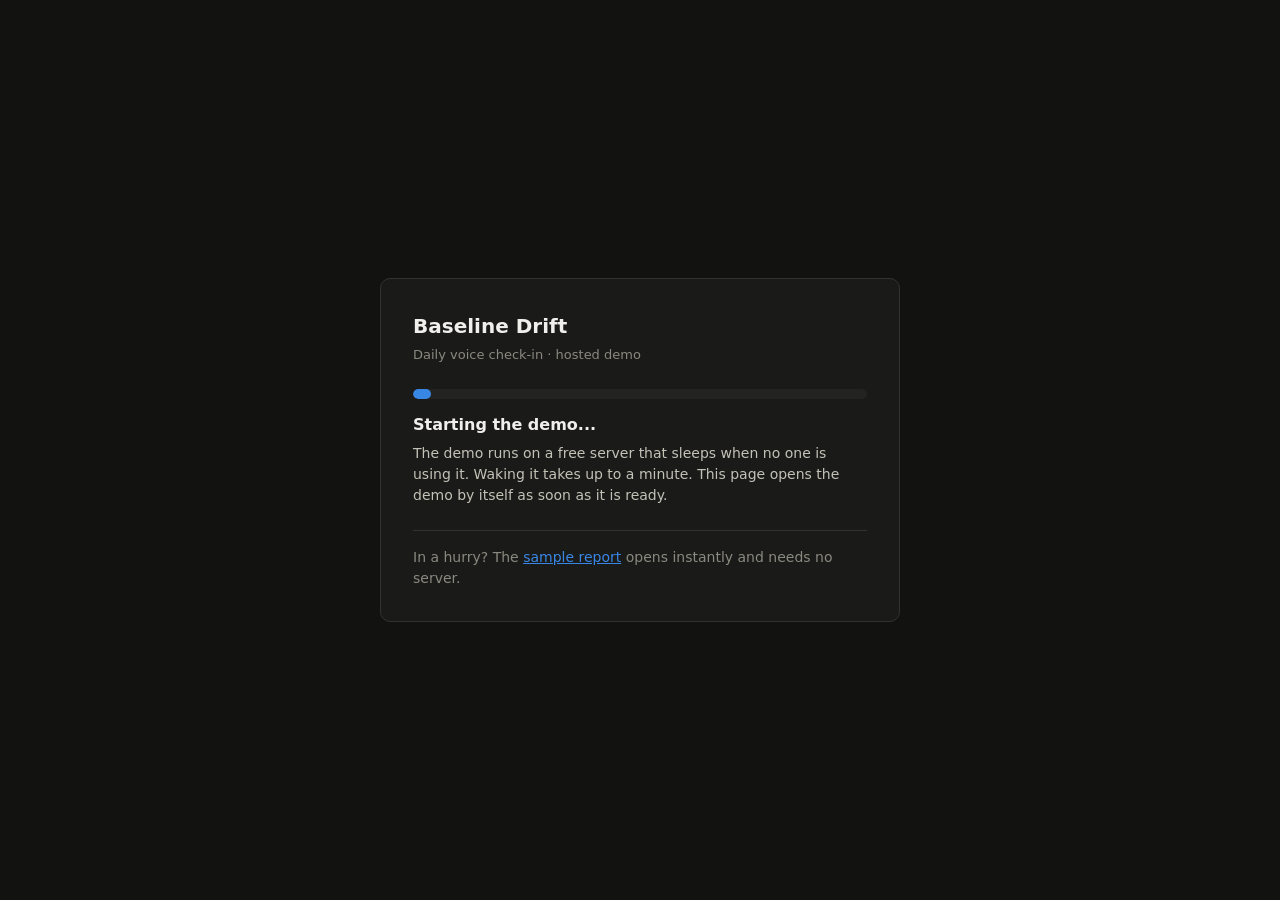
<file: docs/demo/index.html>
<!doctype html>
<html lang="en">
<head>
<meta charset="utf-8">
<meta name="viewport" content="width=device-width, initial-scale=1">
<link rel="icon" href="data:image/svg+xml,%3Csvg%20xmlns='http://www.w3.org/2000/svg'%20viewBox='0%200%2032%2032'%3E%3Crect%20width='32'%20height='32'%20rx='6'%20fill='%23121211'/%3E%3Cpath%20d='M6%2020L11%2020L13%2010L16%2024L19%2014L22%2020L26%2020'%20fill='none'%20stroke='%233987e5'%20stroke-width='2.5'%20stroke-linecap='round'%20stroke-linejoin='round'/%3E%3C/svg%3E">
<title>Baseline Drift: starting the demo</title>
<style>
  :root { --bg: #121211; --panel: #1a1a19; --line: #32322f; --ink: #f0efec; --ink-2: #c3c2b7; --ink-3: #8a897f; --blue: #3987e5; --orange: #d95926; }
  * { box-sizing: border-box; }
  body { margin: 0; min-height: 100vh; display: grid; place-items: center; background: var(--bg); color: var(--ink);
         font: 16px/1.5 system-ui, -apple-system, "Segoe UI", sans-serif; padding: 24px; }
  main { width: 100%; max-width: 520px; background: var(--panel); border: 1px solid var(--line); border-radius: 10px; padding: 32px; }
  h1 { margin: 0 0 4px; font-size: 20px; }
  .sub { margin: 0 0 24px; color: var(--ink-3); font-size: 13px; }
  .track { height: 10px; background: #232322; border-radius: 5px; overflow: hidden; }
  .fill { height: 100%; width: 0; background: var(--blue); border-radius: 5px; transition: width 400ms linear; }
  #status { margin: 14px 0 0; font-weight: 600; }
  #detail { margin: 6px 0 0; color: var(--ink-2); font-size: 14px; }
  .other { margin: 24px 0 0; padding-top: 16px; border-top: 1px solid var(--line); color: var(--ink-3); font-size: 14px; }
  a { color: var(--blue); }
  .late #status { color: var(--orange); }
</style>
</head>
<body>
<main id="box">
  <h1>Baseline Drift</h1>
  <p class="sub">Daily voice check-in · hosted demo</p>
  <div class="track" role="progressbar" aria-label="Starting the demo" aria-valuemin="0" aria-valuemax="100" aria-valuenow="0" id="bar"><div class="fill" id="fill"></div></div>
  <p id="status" role="status" aria-live="polite">Starting the demo...</p>
  <p id="detail">The demo runs on a free server that sleeps when no one is using it. Waking it takes up to a minute. This page opens the demo by itself as soon as it is ready.</p>
  <p class="other">In a hurry? The <a href="../example/">sample report</a> opens instantly and needs no server.</p>
</main>
<script>
"use strict";
// Free hosting sleeps when idle. This page lives on GitHub Pages, which is
// always up, so a visitor sees progress here instead of a blank wait, and is
// sent to the demo the moment its health check answers.
const DEMO = "https://baseline-drift.onrender.com";
const EXPECTED_MS = 60000;
const started = Date.now();
const fill = document.getElementById("fill");
const bar = document.getElementById("bar");
const status = document.getElementById("status");
let done = false;

function show(pct) {
  fill.style.width = `${pct}%`;
  bar.setAttribute("aria-valuenow", String(Math.round(pct)));
}

// The bar is an estimate: it eases toward 95% over the expected wait and only
// reaches 100% when the server has actually answered.
function tick() {
  if (done) return;
  const elapsed = Date.now() - started;
  show(95 * (1 - Math.exp(-2.5 * elapsed / EXPECTED_MS)));
  const seconds = Math.round(elapsed / 1000);
  if (elapsed > 90000) {
    document.getElementById("box").classList.add("late");
    status.textContent = "Still starting. This is taking longer than usual.";
  } else if (seconds >= 3) {
    status.textContent = `Waking the server... ${seconds}s`;
  }
  setTimeout(tick, 500);
}

async function check() {
  if (done) return;
  try {
    const response = await fetch(`${DEMO}/api/health?t=${Date.now()}`, { cache: "no-store" });
    const body = await response.json();
    if (response.ok && body.ok) {
      done = true;
      show(100);
      status.textContent = "Ready. Opening the demo...";
      setTimeout(() => { window.location.replace(DEMO + "/"); }, 400);
      return;
    }
  } catch (error) {
    // Not awake yet, or still returning the host's own waiting page.
  }
  setTimeout(check, 2500);
}

tick();
check();
</script>
<noscript><p style="color:#f0efec;text-align:center">Open the demo directly: <a href="https://baseline-drift.onrender.com">baseline-drift.onrender.com</a> (it can take a minute to load).</p></noscript>
</body>
</html>
</file>
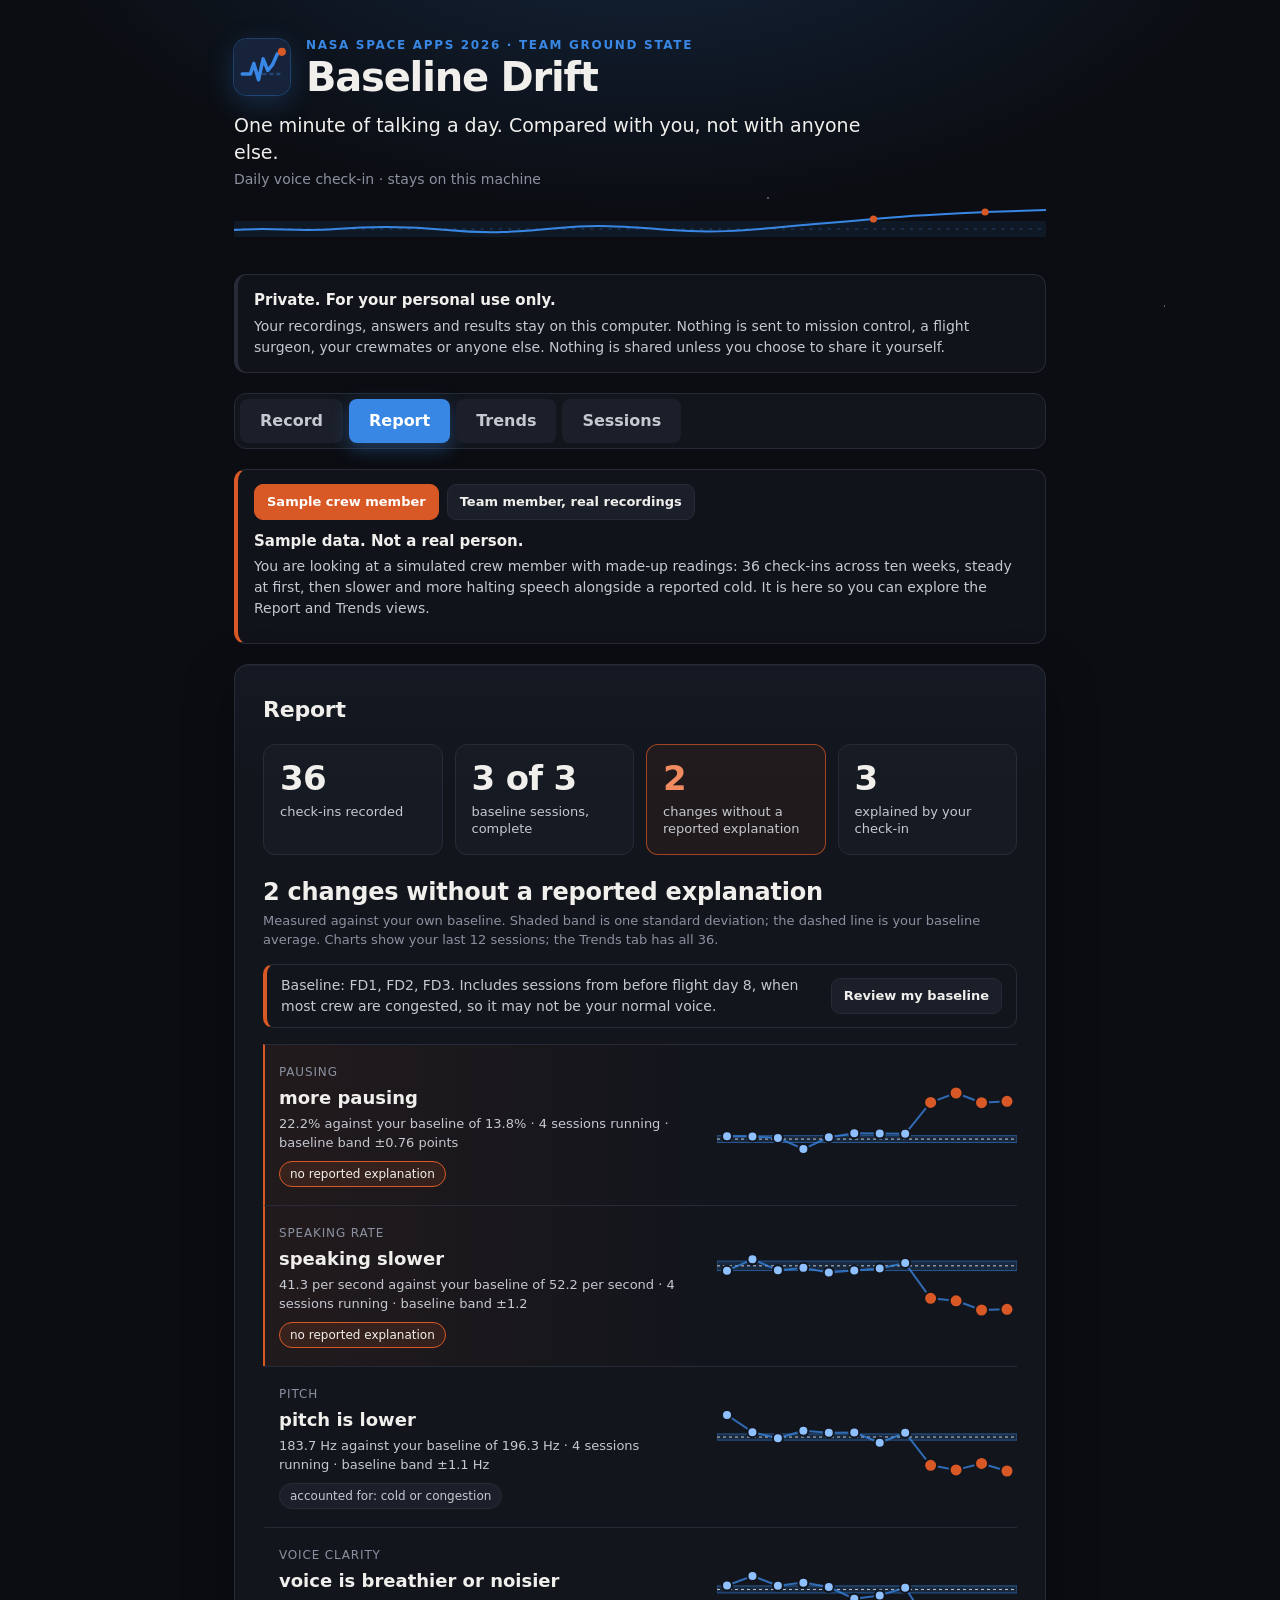
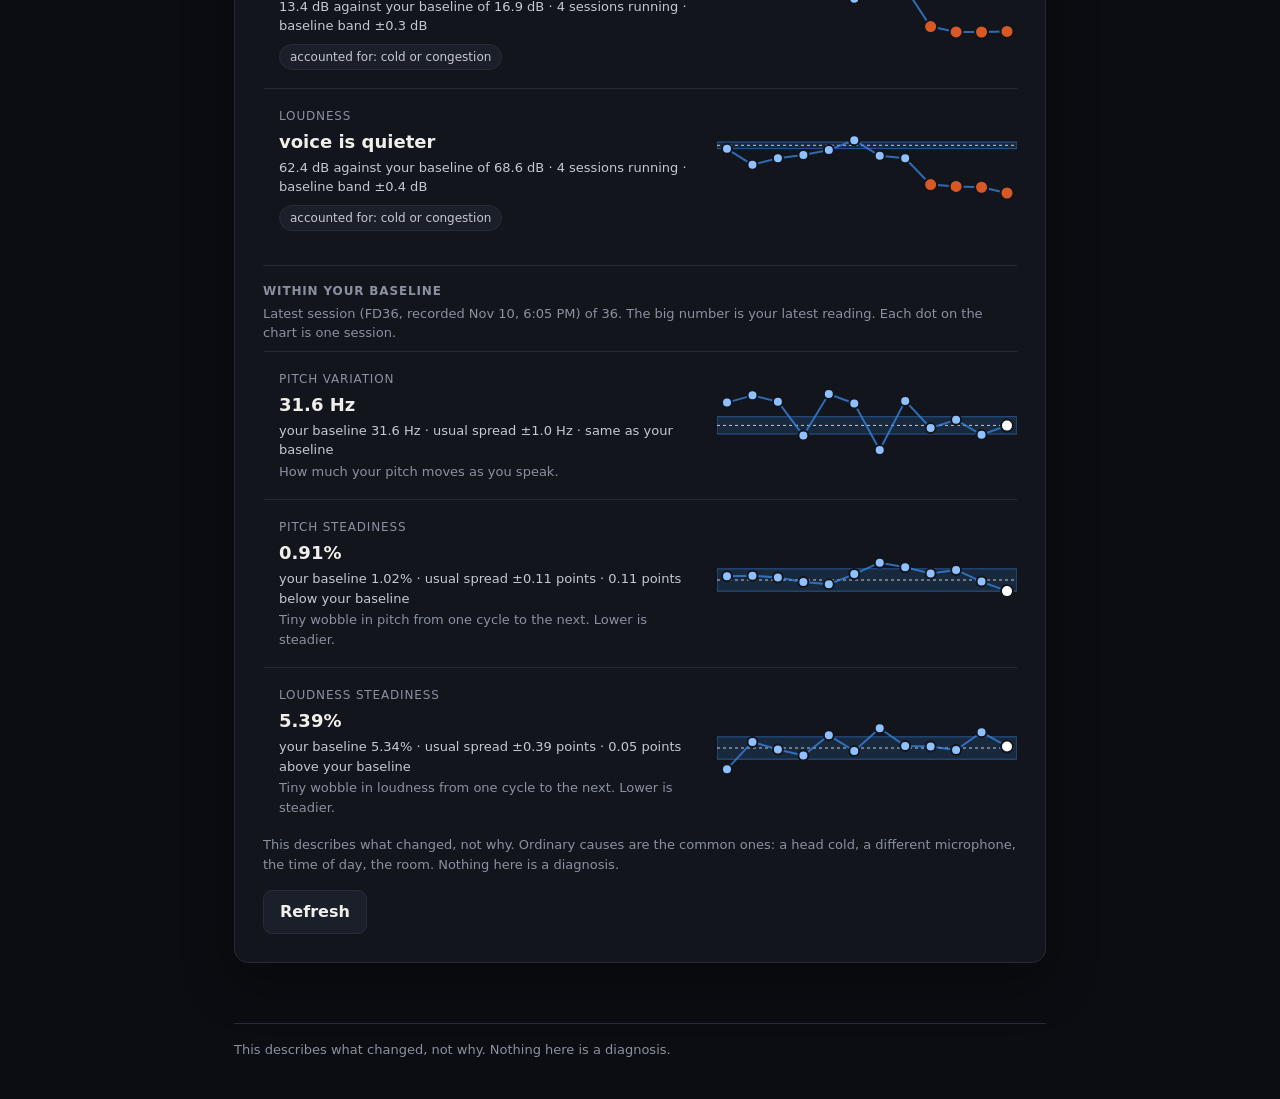
<file: docs/example/index.html>
<!doctype html>
<html lang="en">
<head>
<meta charset="utf-8">
<meta name="viewport" content="width=device-width, initial-scale=1">
<link rel="icon" href="data:image/svg+xml,%3Csvg%20xmlns='http://www.w3.org/2000/svg'%20viewBox='0%200%2032%2032'%3E%3Crect%20width='32'%20height='32'%20rx='6'%20fill='%23121211'/%3E%3Cpath%20d='M6%2020L11%2020L13%2010L16%2024L19%2014L22%2020L26%2020'%20fill='none'%20stroke='%233987e5'%20stroke-width='2.5'%20stroke-linecap='round'%20stroke-linejoin='round'/%3E%3C/svg%3E">
<title>Baseline Drift</title>
<link rel="stylesheet" href="styles.css?v=b0468d1707">
</head>
<body>
<main class="wrap">
  <header class="masthead">
    <div class="brand">
      <svg class="mark" viewBox="0 0 48 48" aria-hidden="true">
        <rect width="48" height="48" rx="11" fill="#16233a"/>
        <path d="M7 30H41" stroke="#3987e5" stroke-opacity="0.35" stroke-width="2" stroke-dasharray="2 4" stroke-linecap="round"/>
        <path d="M7 30H14L17 21L21 35L25 17L29 27L33 22L37 13L41 11" fill="none" stroke="#3987e5" stroke-width="3" stroke-linecap="round" stroke-linejoin="round"/>
        <circle cx="41" cy="11" r="3.5" fill="#d95926"/>
      </svg>
      <div>
        <p class="eyebrow">NASA Space Apps 2026 · Team Ground State</p>
        <h1>Baseline Drift</h1>
      </div>
    </div>
    <p class="tagline">One minute of talking a day. Compared with you, not with anyone else.</p>
    <p id="masthead-sub" class="sub">Daily voice check-in · stays on this machine</p>
    <svg class="horizon" viewBox="0 0 800 46" preserveAspectRatio="none" aria-hidden="true">
      <rect x="0" y="15" width="800" height="16" fill="#3987e5" opacity="0.09"/>
      <path d="M0 23H800" stroke="#3987e5" stroke-opacity="0.4" stroke-dasharray="3 6"/>
      <path class="trace" d="M0 24C40 21 60 26 100 23S170 20 210 24S280 26 320 22S390 21 430 24S500 25 540 21S590 17 630 13S700 8 740 6L800 4" fill="none" stroke="#3987e5" stroke-width="2" stroke-linecap="round"/>
      <circle cx="630" cy="13" r="3.5" fill="#d95926"/><circle cx="740" cy="6" r="3.5" fill="#d95926"/>
    </svg>
  </header>
  <aside id="privacy" class="privacy" aria-label="Privacy">
    <p id="privacy-title" class="privacy-title">Private. For your personal use only.</p>
    <p id="privacy-body">Your recordings, answers and results stay on this computer. Nothing is sent to mission control, a flight surgeon, your crewmates or anyone else. Nothing is shared unless you choose to share it yourself.</p>
  </aside>
  <nav class="tabs" aria-label="Sections">
    <button id="nav-record" type="button" class="secondary" aria-current="page">Record</button>
    <button id="nav-report" type="button" class="secondary">Report</button>
    <button id="nav-trends" type="button" class="secondary">Trends</button>
    <button id="nav-sessions" type="button" class="secondary">Sessions</button>
    <button id="sample-on" type="button" class="secondary sample-link">See a sample report</button>
  </nav>
  <aside id="sample-banner" class="privacy sample" aria-label="Sample data" hidden>
    <div id="dataset-switch" class="actions" role="group" aria-label="Whose data to show" hidden>
      <button type="button" class="secondary small dataset" data-dataset="sample" aria-pressed="true">Sample crew member</button>
      <button type="button" class="secondary small dataset" data-dataset="real" aria-pressed="false">Team member, real recordings</button>
    </div>
    <p id="sample-title" class="privacy-title">Sample data. Not a real person.</p>
    <p id="sample-body">You are looking at a simulated crew member with made-up readings: 36 check-ins across ten weeks, steady at first, then slower and more halting speech alongside a reported cold. It is here so you can explore the Report and Trends views.</p>
    <div class="actions"><button id="sample-off" type="button" class="secondary">Back to my own data</button></div>
  </aside>
  <section id="record" class="panel" aria-labelledby="record-title">
    <h2 id="record-title">Record</h2>
    <aside class="privacy" aria-label="About this preview">
      <p class="privacy-title">Try the check-in here. Your voice is not measured or kept.</p>
      <p>You can record the three takes, play them back and fill in the check-in. The audio never leaves this browser tab and is discarded. Measuring a voice needs Baseline Drift running on your own computer, which is also what keeps recordings private, so the report you see afterwards is the sample. To have your own voice measured without installing anything, open the <a href="https://acmross.github.io/baseline-drift/demo/">hosted demo</a>. To run it privately on your own computer, follow the steps at <a href="https://github.com/acmross/baseline-drift#try-it">https://github.com/acmross/baseline-drift</a>.</p>
    </aside>
    <div class="field">
      <label for="subject">Crew member</label>
      <input id="subject" name="subject" value="AMANDA" autocomplete="off" spellcheck="false">
    </div>
    <div class="field">
      <label for="session-label">Flight day</label>
      <input id="session-label" name="session" type="number" min="1" max="9999" step="1" value="1" inputmode="numeric" autocomplete="off">
    </div>
    <p class="sub">Record at about the same time each day. A voice changes through the day, so the fairest comparison is with the same hour.</p>
    <ol id="take-steps" class="steps">
      <li class="step" data-take="vowel">
        <span class="step-n">1</span>
        <div class="step-body">
          <p class="step-title">Sustained "ah" <span class="step-len">about 5 seconds</span></p>
          <p id="vowel-instruction" class="instruction">Take a normal breath and hold 'ah' at a comfortable, steady pitch and volume until you run out of comfortable breath.</p>
        </div>
        <div class="step-side">
          <span class="step-state">Not recorded</span>
          <button type="button" class="secondary take-button" data-take="vowel">Record</button>
        </div>
      </li>
      <li class="step" data-take="passage">
        <span class="step-n">2</span>
        <div class="step-body">
          <p class="step-title">Fixed passage <span class="step-len">up to 30 seconds</span></p>
          <p class="instruction">Read this aloud at your own pace. There is no need to rush. The text appears when this take begins.</p>
          <div id="passage-text" class="passage" hidden>Commander's log, day forty. Sixteen sunrises today and I just caught three of them. The coffee floats and the plants are leaning toward the window again. We flushed the pump, checked the hatch seals, and measured the garden. The ship is in one piece and the stars are where we left them this evening. Signing off until tomorrow.</div>
        </div>
        <div class="step-side">
          <span class="step-state">Not recorded</span>
          <button type="button" class="secondary take-button" data-take="passage">Record</button>
        </div>
      </li>
      <li class="step" data-take="free">
        <span class="step-n">3</span>
        <div class="step-body">
          <p class="step-title">Free speech <span class="step-len">30 seconds</span></p>
          <p id="free-prompt" class="instruction">Talk through these in your own words. There are no wrong answers.</p>
          <ul class="prompts">
            <li>How did you sleep?</li>
            <li>Any cold, congestion, sore throat or coughing?</li>
            <li>Any unusual pain or discomfort?</li>
            <li>Anything else about how you are doing today?</li>
          </ul>
        </div>
        <div class="step-side">
          <span class="step-state">Not recorded</span>
          <button type="button" class="secondary take-button" data-take="free">Record</button>
        </div>
      </li>
    </ol>
    <p id="record-error" class="error" role="alert" hidden></p>
    <div id="take-live">
    <p id="take-status" role="status" aria-live="polite">Record each take with its own button, in any order. Save the session when you are done.</p>
    <canvas id="scope" class="scope" width="640" height="72" aria-hidden="true"></canvas>
    <div id="level-meter" class="meter" role="meter" aria-label="Microphone level"
         aria-valuemin="0" aria-valuemax="100" aria-valuenow="0"><span></span></div>
    <div id="take-countdown" aria-live="assertive" hidden></div>
    </div>
    <div class="actions">
      <button id="save-session" type="button" disabled>Save session</button>
      <button id="to-checkin" type="button" class="secondary" disabled>Continue to check-in</button>
    </div>
    <div class="actions">
      <button id="retry-upload" type="button" class="secondary" hidden>Retry upload</button>
      <button id="replace-session" type="button" class="secondary" hidden>Replace saved session</button>
    </div>
  </section>
  <section id="checkin" class="panel" hidden aria-labelledby="checkin-title">
    <h2 id="checkin-title">Check-in</h2>
    <p class="sub">Tick anything that applies today, or leave it all blank. Answers are context, not a diagnosis.</p>
    <form id="checkin-form">
      <fieldset class="checks">
        <legend>Today I have</legend>
        <label class="check"><input type="checkbox" data-field="cold_or_congestion" value="a cold"> A cold</label>
        <label class="check"><input type="checkbox" data-field="cold_or_congestion" value="congestion"> Congestion</label>
        <label class="check"><input type="checkbox" data-field="cold_or_congestion" value="a sore throat"> A sore throat</label>
        <label class="check"><input type="checkbox" data-field="cough" value="coughing"> Coughing</label>
        <label class="check"><input type="checkbox" data-field="feeling_tired" value="tired"> Tired or sleepy right now</label>
        <label class="check"><input type="checkbox" id="pain-check" data-field="unusual_pain" value="unusual pain"> Unusual pain or discomfort</label>
      </fieldset>
      <div class="field" id="pain-where-field" hidden>
        <label for="pain-where">Where is the pain?</label>
        <input id="pain-where" autocomplete="off">
      </div>
      <fieldset class="checks">
        <legend>Recording setup</legend>
        <label class="check"><input type="checkbox" data-field="setup_changed" value="different"> Different microphone or room than usual</label>
      </fieldset>
      <fieldset class="checks">
        <legend>Position while recording</legend>
        <label class="check"><input type="radio" name="posture" data-field="posture" value="sitting"> Sitting</label>
        <label class="check"><input type="radio" name="posture" data-field="posture" value="standing"> Standing</label>
        <label class="check"><input type="radio" name="posture" data-field="posture" value="reclined"> Reclined</label>
        <label class="check"><input type="radio" name="posture" data-field="posture" value="floating"> Floating</label>
      </fieldset>
      <div class="field">
        <label for="sleep-hours">Hours of sleep last night</label>
        <input id="sleep-hours" data-field="sleep_hours" type="number" min="0" max="24" step="0.5" inputmode="decimal" autocomplete="off">
      </div>
      <div class="field">
        <label for="anything-else">Anything else worth recording</label>
        <input id="anything-else" data-field="anything_else" autocomplete="off">
      </div>
      <div class="actions">
        <button id="checkin-save" type="submit">Save check-in</button>
        <button id="to-report" type="button" class="secondary" disabled>Open report</button>
      </div>
    </form>
  </section>
  <section id="report" class="panel" hidden aria-labelledby="report-title">
    <h2 id="report-title">Report</h2>
    <div id="report-stats" class="stats" hidden></div>
    <div id="report-headline" class="headline"></div>
    <p id="baseline-note" class="sub"></p>
    <div id="baseline-strip" class="baseline-strip" hidden></div>
    <div id="report-list" class="report-list"></div>
    <div class="actions">
      <button id="report-refresh" type="button" class="secondary">Refresh</button>
    </div>
  </section>
  <section id="sessions" class="panel" hidden aria-labelledby="sessions-title">
    <h2 id="sessions-title">Sessions and baseline</h2>
    <p class="sub">Every check-in you have saved, and the sessions your baseline is built from.</p>
    <div id="baseline-card" class="baseline-card" hidden></div>
    <div id="sessions-list"></div>
  </section>
  <section id="trends" class="panel" hidden aria-labelledby="trends-title">
    <h2 id="trends-title">Trends</h2>
    <p class="sub">Each measure over time, against your own baseline. Shaded band is one standard deviation around your baseline average.</p>
    <div class="actions" role="group" aria-label="Group readings by">
      <button type="button" class="secondary trend-group" data-group="session" aria-pressed="true">Every session</button>
      <button type="button" class="secondary trend-group" data-group="week" aria-pressed="false">Weekly average</button>
      <button type="button" class="secondary trend-group" data-group="month" aria-pressed="false">Monthly average</button>
    </div>
    <p id="trends-note" class="sub"></p>
    <div id="trends-list" class="report-list"></div>
  </section>
  <div id="status" role="status" aria-live="polite"></div>
  <dialog id="confirm-delete" aria-labelledby="confirm-delete-title">
    <form method="dialog">
      <h2 id="confirm-delete-title">Delete this session?</h2>
      <p id="confirm-delete-text"></p>
      <div class="actions">
        <button value="cancel" class="secondary" autofocus>Cancel</button>
        <button value="delete" class="danger">Delete session</button>
      </div>
    </form>
  </dialog>
  <footer class="footer">
    <p class="sub">This describes what changed, not why. Nothing here is a diagnosis.</p>
  </footer>
</main>
<script>window.BASELINE_DRIFT_STATIC = true;</script>
<script src="app.js?v=d96ba25b56"></script>
</body>
</html>
</file>
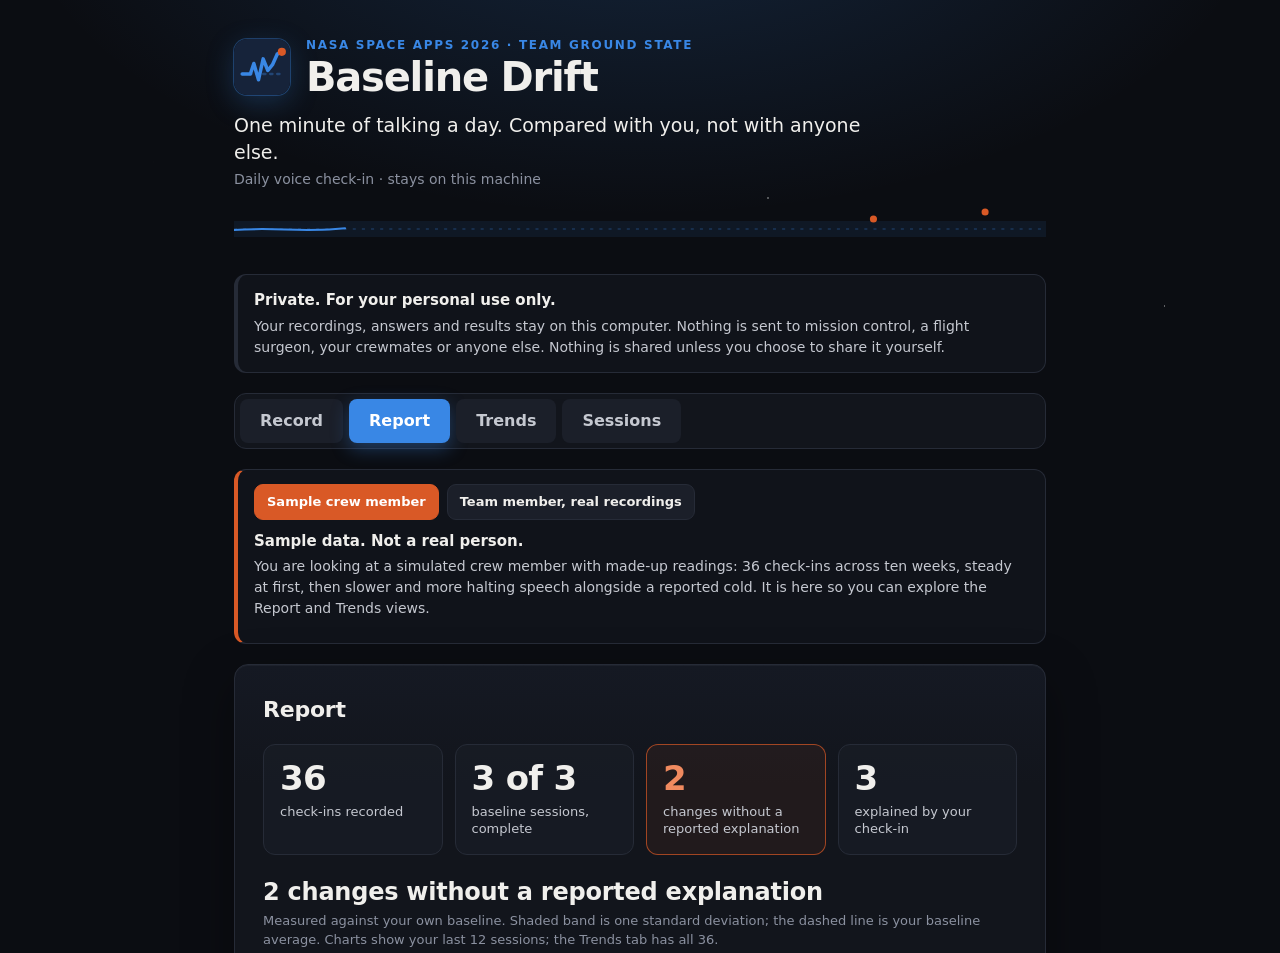
<file: docs/try/index.html>
<!doctype html>
<html lang="en">
<head>
<meta charset="utf-8">
<title>Baseline Drift example report</title>
<meta http-equiv="refresh" content="0; url=../example/">
<link rel="canonical" href="https://acmross.github.io/baseline-drift/example/">
</head>
<body>
<p>The example report has moved to <a href="../example/">acmross.github.io/baseline-drift/example</a>.</p>
</body>
</html>
</file>
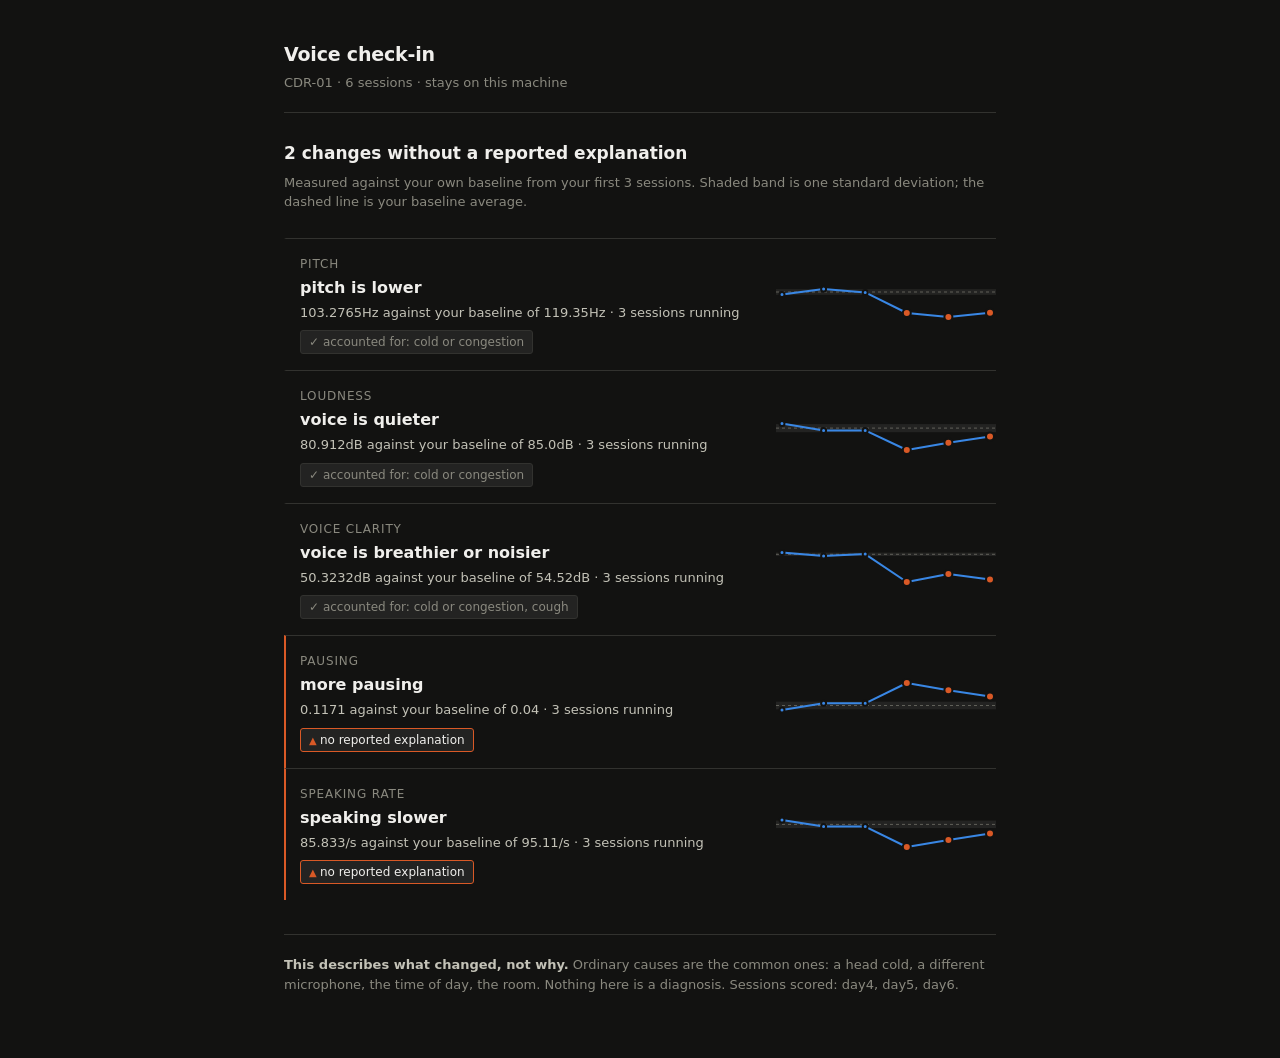
<file: pipeline/examples/report_demo.html>
<!DOCTYPE html>
<html lang="en"><head><meta charset="utf-8">
<meta name="viewport" content="width=device-width,initial-scale=1">
<title>Voice check-in &middot; CDR-01</title>
<style>
  :root {
    --surface-0:#121211; --surface-1:#1a1a19; --surface-2:#232322;
    --text-primary:#f0efec; --text-secondary:#c3c2b7; --text-muted:#8a897f;
    --series-1:#3987e5; --accent:#d95926; --line:#32322f;
  }
  * { box-sizing:border-box; }
  body { margin:0; background:var(--surface-0); color:var(--text-primary);
    font:15px/1.5 ui-sans-serif,system-ui,-apple-system,"Segoe UI",sans-serif; }
  .wrap { max-width:760px; margin:0 auto; padding:40px 24px 64px; }
  header { border-bottom:1px solid var(--line); padding-bottom:20px; margin-bottom:28px; }
  h1 { font-size:19px; margin:0 0 4px; font-weight:600; letter-spacing:-0.01em; }
  .sub { color:var(--text-muted); font-size:13px; }
  .headline { font-size:17px; margin:22px 0 6px; font-weight:600; }
  .headline.clear { color:var(--text-secondary); font-weight:500; }
  .baseline-note { color:var(--text-muted); font-size:13px; margin-bottom:26px; }
  .row { display:flex; gap:20px; align-items:center; justify-content:space-between;
    padding:16px 0 16px 14px; border-top:1px solid var(--line);
    border-left:2px solid transparent; }
  .row.open-row { border-left-color:var(--accent); }
  .label { font-size:12px; text-transform:uppercase; letter-spacing:.07em;
    color:var(--text-muted); margin-bottom:3px; }
  .phrase { font-size:16px; font-weight:600; margin-bottom:3px; }
  .detail { color:var(--text-secondary); font-size:13px; }
  .tag { display:inline-block; margin-top:8px; font-size:12px; padding:2px 8px;
    border-radius:3px; border:1px solid var(--line); background:var(--surface-2); }
  .tag.explained { color:var(--text-muted); }
  .tag.open { color:var(--text-primary); border-color:var(--accent); }
  .tag.open::before { content:"\25B2  "; color:var(--accent); font-size:10px; }
  .tag.explained::before { content:"\2713  "; color:var(--text-muted); }
  .spark { flex:0 0 auto; }
  .band { fill:var(--surface-2); }
  .meanline { stroke:var(--text-muted); stroke-width:1; stroke-dasharray:3 3; opacity:.6; }
  .series { fill:none; stroke:var(--series-1); stroke-width:2;
    stroke-linejoin:round; stroke-linecap:round; }
  .dot { fill:var(--series-1); stroke:var(--surface-0); stroke-width:2; }
  .dot.flag { fill:var(--accent); }
  .none { color:var(--text-secondary); padding:28px 0; border-top:1px solid var(--line); }
  footer { margin-top:34px; padding-top:20px; border-top:1px solid var(--line);
    color:var(--text-muted); font-size:13px; }
  footer strong { color:var(--text-secondary); font-weight:600; }
</style></head><body><div class="wrap">
  <header>
    <h1>Voice check-in</h1>
    <div class="sub">CDR-01 &middot; 6 sessions &middot; stays on this machine</div>
  </header>
  <div class="headline">2 changes without a reported explanation</div>
  <div class="baseline-note">Measured against your own baseline from your first
    3 sessions. Shaded band is one standard deviation; the dashed line
    is your baseline average.</div>
  
      <div class="row">
        <div class="meta">
          <div class="label">Pitch</div>
          <div class="phrase">pitch is lower</div>
          <div class="detail">103.2765Hz against your baseline of
            119.35Hz &middot; 3 sessions running</div>
          <span class="tag explained">accounted for: cold or congestion</span>
        </div>
        <div class="spark"><svg viewBox="0 0 220 44" width="220" height="44" role="img"
  aria-label="trend across sessions, baseline band shaded">
  <rect x="0" y="10.2" width="220" height="5.6" class="band"/>
  <line x1="0" y1="13.0" x2="220" y2="13.0" class="meanline"/>
  <polyline points="6.0,15.5 47.6,10.0 89.2,13.4 130.8,34.0 172.4,38.0 214.0,33.8" class="series"/><circle cx="6.0" cy="15.5" r="2.5" class="dot"/><circle cx="47.6" cy="10.0" r="2.5" class="dot"/><circle cx="89.2" cy="13.4" r="2.5" class="dot"/><circle cx="130.8" cy="34.0" r="4" class="dot flag"/><circle cx="172.4" cy="38.0" r="4" class="dot flag"/><circle cx="214.0" cy="33.8" r="4" class="dot flag"/>
</svg></div>
      </div>
      <div class="row">
        <div class="meta">
          <div class="label">Loudness</div>
          <div class="phrase">voice is quieter</div>
          <div class="detail">80.912dB against your baseline of
            85.0dB &middot; 3 sessions running</div>
          <span class="tag explained">accounted for: cold or congestion</span>
        </div>
        <div class="spark"><svg viewBox="0 0 220 44" width="220" height="44" role="img"
  aria-label="trend across sessions, baseline band shaded">
  <rect x="0" y="12.1" width="220" height="8.1" class="band"/>
  <line x1="0" y1="16.1" x2="220" y2="16.1" class="meanline"/>
  <polyline points="6.0,11.4 47.6,18.4 89.2,18.4 130.8,38.0 172.4,30.7 214.0,24.6" class="series"/><circle cx="6.0" cy="11.4" r="2.5" class="dot"/><circle cx="47.6" cy="18.4" r="2.5" class="dot"/><circle cx="89.2" cy="18.4" r="2.5" class="dot"/><circle cx="130.8" cy="38.0" r="4" class="dot flag"/><circle cx="172.4" cy="30.7" r="4" class="dot flag"/><circle cx="214.0" cy="24.6" r="4" class="dot flag"/>
</svg></div>
      </div>
      <div class="row">
        <div class="meta">
          <div class="label">Voice clarity</div>
          <div class="phrase">voice is breathier or noisier</div>
          <div class="detail">50.3232dB against your baseline of
            54.52dB &middot; 3 sessions running</div>
          <span class="tag explained">accounted for: cold or congestion, cough</span>
        </div>
        <div class="spark"><svg viewBox="0 0 220 44" width="220" height="44" role="img"
  aria-label="trend across sessions, baseline band shaded">
  <rect x="0" y="8.6" width="220" height="3.4" class="band"/>
  <line x1="0" y1="10.3" x2="220" y2="10.3" class="meanline"/>
  <polyline points="6.0,8.6 47.6,12.0 89.2,10.1 130.8,38.0 172.4,29.9 214.0,35.4" class="series"/><circle cx="6.0" cy="8.6" r="2.5" class="dot"/><circle cx="47.6" cy="12.0" r="2.5" class="dot"/><circle cx="89.2" cy="10.1" r="2.5" class="dot"/><circle cx="130.8" cy="38.0" r="4" class="dot flag"/><circle cx="172.4" cy="29.9" r="4" class="dot flag"/><circle cx="214.0" cy="35.4" r="4" class="dot flag"/>
</svg></div>
      </div>
      <div class="row open-row">
        <div class="meta">
          <div class="label">Pausing</div>
          <div class="phrase">more pausing</div>
          <div class="detail">0.1171 against your baseline of
            0.04 &middot; 3 sessions running</div>
          <span class="tag open">no reported explanation</span>
        </div>
        <div class="spark"><svg viewBox="0 0 220 44" width="220" height="44" role="img"
  aria-label="trend across sessions, baseline band shaded">
  <rect x="0" y="24.7" width="220" height="7.6" class="band"/>
  <line x1="0" y1="28.5" x2="220" y2="28.5" class="meanline"/>
  <polyline points="6.0,32.9 47.6,26.3 89.2,26.3 130.8,6.0 172.4,13.2 214.0,19.5" class="series"/><circle cx="6.0" cy="32.9" r="2.5" class="dot"/><circle cx="47.6" cy="26.3" r="2.5" class="dot"/><circle cx="89.2" cy="26.3" r="2.5" class="dot"/><circle cx="130.8" cy="6.0" r="4" class="dot flag"/><circle cx="172.4" cy="13.2" r="4" class="dot flag"/><circle cx="214.0" cy="19.5" r="4" class="dot flag"/>
</svg></div>
      </div>
      <div class="row open-row">
        <div class="meta">
          <div class="label">Speaking rate</div>
          <div class="phrase">speaking slower</div>
          <div class="detail">85.833/s against your baseline of
            95.11/s &middot; 3 sessions running</div>
          <span class="tag open">no reported explanation</span>
        </div>
        <div class="spark"><svg viewBox="0 0 220 44" width="220" height="44" role="img"
  aria-label="trend across sessions, baseline band shaded">
  <rect x="0" y="11.6" width="220" height="7.5" class="band"/>
  <line x1="0" y1="15.4" x2="220" y2="15.4" class="meanline"/>
  <polyline points="6.0,11.0 47.6,17.5 89.2,17.6 130.8,38.0 172.4,30.9 214.0,24.5" class="series"/><circle cx="6.0" cy="11.0" r="2.5" class="dot"/><circle cx="47.6" cy="17.5" r="2.5" class="dot"/><circle cx="89.2" cy="17.6" r="2.5" class="dot"/><circle cx="130.8" cy="38.0" r="4" class="dot flag"/><circle cx="172.4" cy="30.9" r="4" class="dot flag"/><circle cx="214.0" cy="24.5" r="4" class="dot flag"/>
</svg></div>
      </div>
  <footer>
    <strong>This describes what changed, not why.</strong> Ordinary causes are the
    common ones: a head cold, a different microphone, the time of day, the room.
    Nothing here is a diagnosis. Sessions scored: day4, day5, day6.
  </footer>
</div></body></html>
</file>
<file: docs/example/styles.css>
:root {
  --surface-0: #121211;
  --surface-1: #1a1a19;
  --surface-2: #232322;
  --text-primary: #f0efec;
  --text-secondary: #c3c2b7;
  --text-muted: #8a897f;
  --series-1: #3987e5;
  --series-1-strong: #2f6fc4;
  --accent: #d95926;
  --line: #32322f;
  --line-strong: #6f6f69;
  --space-1: 4px;
  --space-2: 8px;
  --space-3: 16px;
  --space-4: 24px;
  --space-5: 40px;
  --radius: 6px;
}
* { box-sizing: border-box; }
body {
  margin: 0; background: var(--surface-0); color: var(--text-primary);
  font: 15px/1.5 ui-sans-serif, system-ui, -apple-system, "Segoe UI", sans-serif;
}
.wrap { max-width: 760px; margin: 0 auto; padding: var(--space-5) var(--space-4); }
.masthead { border-bottom: 1px solid var(--line); padding-bottom: var(--space-3); margin-bottom: var(--space-4); }
h1 { font-size: 19px; margin: 0 0 var(--space-1); font-weight: 600; letter-spacing: -0.01em; }
.sub { color: var(--text-muted); font-size: 13px; margin: 0; }
h2 { font-size: 16px; margin: 0 0 var(--space-3); font-weight: 600; }
.panel { background: var(--surface-1); border: 1px solid var(--line); border-radius: var(--radius); padding: var(--space-4); }
#status { margin-top: var(--space-3); color: var(--text-secondary); font-size: 13px; min-height: 1.5em; }
button {
  min-height: 44px; min-width: 44px; padding: 0 var(--space-3);
  background: var(--series-1-strong); color: #fff; border: 0; border-radius: var(--radius);
  font: inherit; cursor: pointer;
}
button.secondary { background: var(--surface-2); color: var(--text-primary); border: 1px solid var(--line); }
button:disabled { opacity: 0.45; cursor: not-allowed; }
button:focus-visible, a:focus-visible { outline: 2px solid var(--text-primary); outline-offset: 2px; }
a { color: var(--series-1); }
.field { display: grid; gap: var(--space-1); margin-bottom: var(--space-3); }
label { font-size: 12px; text-transform: uppercase; letter-spacing: 0.07em; color: var(--text-muted); }
input {
  min-height: 44px; padding: 0 var(--space-2); background: var(--surface-2);
  color: var(--text-primary); border: 1px solid var(--line-strong); border-radius: var(--radius);
  font: inherit;
}
.instruction { color: var(--text-secondary); font-size: 13px; margin: 0 0 var(--space-2); }
.passage {
  max-height: 190px; overflow-y: auto; margin: var(--space-2) 0 var(--space-3);
  padding: var(--space-3); border: 1px solid var(--line); border-radius: var(--radius);
  background: var(--surface-2); color: var(--text-primary); font-size: 15px; line-height: 1.7;
}
#take-countdown {
  display: flex; align-items: center; justify-content: center; min-height: 56px;
  margin-top: var(--space-3); color: var(--text-primary); font-size: 28px; font-weight: 600;
}
#take-countdown[hidden] { display: none; }
.error {
  margin: var(--space-2) 0 0; padding: var(--space-2) var(--space-3);
  border-left: 2px solid var(--accent); background: var(--surface-2);
  color: var(--text-primary); font-size: 13px;
}
.error[hidden] { display: none; }
.meter { height: 8px; background: var(--surface-2); border-radius: 4px; overflow: hidden; margin: var(--space-3) 0; }
.meter span { display: block; height: 100%; width: 0; background: var(--series-1); transition: width 80ms linear; }
.actions { display: flex; flex-wrap: wrap; gap: var(--space-2); margin-top: var(--space-3); }
.tabs { display: flex; gap: var(--space-2); margin: 0 0 20px; }
.tabs button[aria-current="page"] { background: var(--series-1); border-color: var(--series-1); color: #fff; }
.footer { margin-top: var(--space-4); border-top: 1px solid var(--line); padding-top: var(--space-3); }
.headline { font-size: 17px; font-weight: 600; margin: var(--space-3) 0 var(--space-1); }
.report-list { margin-top: var(--space-3); }
.row {
  display: flex; gap: var(--space-4); align-items: center; justify-content: space-between;
  padding: var(--space-3) 0 var(--space-3) 14px; border-top: 1px solid var(--line);
  border-left: 2px solid transparent;
}
.row.open-row { border-left-color: var(--accent); }
.row .label { font-size: 12px; text-transform: uppercase; letter-spacing: 0.07em; color: var(--text-muted); margin-bottom: 3px; }
.row .phrase { font-size: 16px; font-weight: 600; margin-bottom: 3px; }
.row .detail { color: var(--text-secondary); font-size: 13px; }
.tag { display: inline-block; margin-top: var(--space-2); font-size: 12px; padding: 2px 8px; border-radius: 3px; border: 1px solid var(--line); background: var(--surface-2); }
.tag.explained { color: var(--text-secondary); }
.tag.open { color: var(--text-primary); border-color: var(--accent); }
.spark { flex: 0 0 auto; }
.stable-list { margin-top: var(--space-3); padding-top: var(--space-3); border-top: 1px solid var(--line); }
.stable-list h3 { margin: 0 0 var(--space-1); font-size: 12px; text-transform: uppercase; letter-spacing: 0.07em; color: var(--text-muted); }
.band { fill: rgba(57, 135, 229, 0.16); stroke: rgba(57, 135, 229, 0.55); stroke-width: 1; }
.meanline { stroke: var(--text-secondary); stroke-width: 1; stroke-dasharray: 3 3; opacity: 1; }
.series { fill: none; stroke: var(--series-1); stroke-width: 2; stroke-linejoin: round; stroke-linecap: round; opacity: 0.75; }
.dot { fill: #8fc0ff; stroke: var(--surface-1); stroke-width: 2; }
.dot.latest { fill: #ffffff; }
.dot.flag { fill: var(--accent); }
@media (prefers-reduced-motion: reduce) { * { transition: none !important; animation: none !important; } }

/* One card per take, so it is always clear which take is live. */
.steps { list-style: none; padding: 0; margin: var(--space-3) 0; display: flex; flex-direction: column; gap: var(--space-2); }
.step { display: flex; gap: var(--space-3); align-items: flex-start; padding: var(--space-3); border: 1px solid var(--line); border-radius: 8px; }
.step.active { border-color: var(--series-1); }
.step-n { flex: 0 0 28px; height: 28px; border-radius: 50%; background: var(--surface-2); display: grid; place-items: center; font-size: 13px; font-weight: 600; }
.step.active .step-n, .step.done .step-n { background: var(--series-1); color: #fff; }
.step-body { flex: 1 1 auto; min-width: 0; }
.step-title { margin: 0 0 4px; font-weight: 600; }
.step-len { margin-left: 8px; font-weight: 400; font-size: 13px; color: var(--text-secondary); }
.step-side { flex: 0 0 auto; display: flex; flex-direction: column; align-items: flex-end; gap: 10px; }
.step-state { flex: 0 0 auto; font-size: 12px; letter-spacing: 0.06em; text-transform: uppercase; color: var(--text-secondary); }
.step.active .step-state { color: var(--text-primary); }

/* Check-in: tick any that apply. Each option is a pill with its own box. */
.checks { border: 0; padding: 0; margin: 0 0 var(--space-3); display: flex; flex-wrap: wrap; gap: 8px; }
.checks legend { width: 100%; padding: 0; margin-bottom: 8px; font-size: 12px; text-transform: uppercase; letter-spacing: 0.07em; color: var(--text-muted); }
.check { display: inline-flex; align-items: center; gap: 8px; min-height: 44px; padding: 0 14px; border: 1px solid var(--line-strong); border-radius: 999px; background: var(--surface-2); color: var(--text-primary); font-size: 14px; text-transform: none; letter-spacing: 0; cursor: pointer; }
.check input { min-height: 0; width: 18px; height: 18px; margin: 0; padding: 0; accent-color: var(--series-1); }
.check:has(input:checked) { border-color: var(--series-1); }
.check:focus-within { outline: 2px solid var(--text-primary); outline-offset: 2px; }

/* The privacy promise is the product, so it is stated on every screen. */
.privacy { margin: 0 0 20px; padding: 14px 16px; border: 1px solid var(--line-strong); border-left: 4px solid var(--series-1); border-radius: 8px; background: var(--surface-1); }
.privacy p { margin: 0; font-size: 13px; line-height: 1.5; color: var(--text-secondary); }
.privacy .privacy-title { margin-bottom: 4px; font-size: 14px; font-weight: 600; color: var(--text-primary); }

.prompts { margin: 6px 0 0; padding-left: 18px; color: var(--text-primary); font-size: 14px; line-height: 1.6; }

.row .hint { color: var(--text-muted); margin-top: 2px; }
.stable-list .row:first-of-type { margin-top: var(--space-2); }

/* Trends: one wide chart per measure. */
.trend-group[aria-pressed="true"] { background: var(--series-1); border-color: var(--series-1); color: #fff; }
.trend { padding: var(--space-3) 0; border-top: 1px solid var(--line); }
.trend-head { display: flex; justify-content: space-between; align-items: baseline; gap: var(--space-3); margin-bottom: 6px; }
.trend-head .label { white-space: nowrap; font-size: 12px; text-transform: uppercase; letter-spacing: 0.07em; color: var(--text-muted); }
.trend-head .latest { font-size: 16px; font-weight: 600; }
.trend-head .range { font-size: 13px; color: var(--text-secondary); }
.trend svg { display: block; width: 100%; height: auto; }
.trend .axis { fill: var(--text-muted); font-size: 11px; }
.trend .series { fill: none; stroke: var(--series-1); stroke-width: 2; }

/* Sample mode is always labelled, so made-up data is never mistaken for real. */
.sample-link { margin-left: auto; }
.privacy.sample { border-left-color: var(--accent); }
.privacy.sample .actions { margin-top: 10px; }

.session-row { display: flex; align-items: center; gap: var(--space-3); padding: 10px 0; border-top: 1px solid var(--line); }
.session-name { flex: 0 0 64px; font-weight: 600; text-align: left; }
.session-when { flex: 1 1 auto; color: var(--text-secondary); font-size: 13px; text-align: left; }
button.small { min-height: 36px; padding: 0 12px; font-size: 13px; }
button.danger { background: var(--accent); border-color: var(--accent); color: #fff; }

/* While a take runs, its countdown and level sit inside that take's card. */
#take-live.in-card { margin-top: var(--space-3); padding-top: var(--space-3); border-top: 1px solid var(--line); display: grid; grid-template-columns: auto 1fr; column-gap: var(--space-3); align-items: center; }
#take-live.in-card #take-countdown { grid-row: 1 / span 2; grid-column: 1; min-width: 72px; min-height: 0; margin: 0; font-size: 40px; color: var(--series-1); font-variant-numeric: tabular-nums; }
#take-live.in-card #take-status { grid-column: 2; margin: 0; }
#take-live.in-card .meter { grid-column: 2; margin: var(--space-2) 0 0; }

/* The sample button carries the same orange mark as the sample banner. */
.sample-link { border-left: 3px solid var(--accent) !important; }
.take-audio { display: block; width: 100%; max-width: 420px; height: 36px; margin-top: var(--space-2); color-scheme: dark; }
.session-detail { padding: 0 0 var(--space-3) 80px; }
.session-detail h4 { margin: var(--space-3) 0 6px; font-size: 12px; text-transform: uppercase; letter-spacing: 0.07em; color: var(--text-muted); font-weight: 600; }
.detail-line { display: flex; gap: var(--space-3); align-items: center; padding: 4px 0; font-size: 14px; }
.detail-line .k { flex: 0 0 46%; color: var(--text-secondary); }
.detail-line .v { flex: 1 1 auto; min-width: 0; }
.detail-line .take-audio { margin-top: 0; }
.session-open { flex: 1 1 auto; display: flex; align-items: center; gap: var(--space-3); min-height: 40px; padding: 0 var(--space-2); margin-left: calc(-1 * var(--space-2)); background: none; color: inherit; border: 0; border-radius: var(--radius); font: inherit; cursor: pointer; }
.session-open:hover { background: var(--surface-2); }
.session-arrow { flex: 0 0 auto; width: 7px; height: 7px; border-right: 2px solid var(--text-muted); border-bottom: 2px solid var(--text-muted); transform: rotate(-45deg); transition: transform 120ms; }
.session-open[aria-expanded="true"] .session-arrow { transform: rotate(45deg); }
.session-detail { padding-left: 31px; }
dialog { max-width: 420px; padding: var(--space-4); background: var(--surface-1); color: var(--text-primary); border: 1px solid var(--line-strong); border-radius: 10px; }
dialog::backdrop { background: rgba(0, 0, 0, 0.6); }
dialog p { margin: 0 0 var(--space-3); color: var(--text-secondary); font-size: 14px; line-height: 1.5; }
dialog .actions { justify-content: flex-end; }
#dataset-switch { margin: 0 0 10px; }
#dataset-switch[hidden] { display: none; }
.dataset[aria-pressed="true"] { background: var(--accent); border-color: var(--accent); color: #fff; }

/* ------------------------------------------------------------------------
   Look and feel. Everything above sets structure; this layer sets the
   character: a deep night-sky page, a clear brand, raised panels, and
   controls that respond. No external fonts or images, so it still works
   with the network down.
   ------------------------------------------------------------------------ */
:root {
  --surface-0: #0b0d12;
  --surface-1: #12151c;
  --surface-2: #1b1f29;
  --line: #262b37;
  --line-strong: #4a5263;
  --text-secondary: #c5c8d0;
  --text-muted: #8b91a0;
  --glow: rgba(57, 135, 229, 0.35);
  --radius: 10px;
}
body {
  font-size: 16px;
  background:
    radial-gradient(1px 1px at 12% 18%, rgba(255,255,255,0.55) 50%, transparent 51%),
    radial-gradient(1px 1px at 78% 9%, rgba(255,255,255,0.45) 50%, transparent 51%),
    radial-gradient(1.5px 1.5px at 91% 34%, rgba(255,255,255,0.35) 50%, transparent 51%),
    radial-gradient(1px 1px at 33% 6%, rgba(255,255,255,0.4) 50%, transparent 51%),
    radial-gradient(1px 1px at 6% 52%, rgba(255,255,255,0.3) 50%, transparent 51%),
    radial-gradient(1.5px 1.5px at 60% 22%, rgba(255,255,255,0.3) 50%, transparent 51%),
    radial-gradient(900px 480px at 50% -120px, rgba(57, 135, 229, 0.20), transparent 70%),
    var(--surface-0);
  background-attachment: fixed;
}
.wrap { max-width: 860px; padding-top: 36px; }

/* Brand */
.masthead { border-bottom: 0; padding-bottom: 0; margin-bottom: 22px; }
.brand { display: flex; align-items: center; gap: 16px; }
.mark { flex: 0 0 auto; width: 56px; height: 56px; border-radius: 13px; box-shadow: 0 0 0 1px rgba(57,135,229,0.35), 0 8px 28px rgba(57,135,229,0.25); }
.eyebrow { margin: 0 0 2px; font-size: 12px; font-weight: 600; letter-spacing: 0.14em; text-transform: uppercase; color: var(--series-1); }
h1 { font-size: 40px; line-height: 1.05; font-weight: 700; letter-spacing: -0.03em; margin: 0; }
.tagline { margin: 14px 0 4px; font-size: 19px; line-height: 1.4; color: var(--text-primary); max-width: 34em; }
.masthead .sub { font-size: 14px; }
.horizon { display: block; width: 100%; height: 46px; margin-top: 16px; }
.horizon .trace { stroke-dasharray: 1200; stroke-dashoffset: 1200; animation: draw-trace 2.4s ease-out 0.2s forwards; }
@keyframes draw-trace { to { stroke-dashoffset: 0; } }

/* Panels */
.panel { border-radius: 14px; padding: 28px; background: linear-gradient(180deg, #151923 0%, var(--surface-1) 120px); box-shadow: 0 1px 0 rgba(255,255,255,0.04) inset, 0 18px 50px rgba(0,0,0,0.35); }
h2 { font-size: 22px; letter-spacing: -0.01em; margin-bottom: 18px; }
.privacy { border-radius: 12px; border-color: var(--line); background: rgba(18, 21, 28, 0.8); }
.privacy p { font-size: 14px; }
.privacy .privacy-title { font-size: 15px; }

/* Tabs as one segmented control */
.tabs { gap: 6px; padding: 5px; background: var(--surface-1); border: 1px solid var(--line); border-radius: 12px; align-items: center; }
.tabs button { border: 0; background: transparent; color: var(--text-secondary); border-radius: 8px; padding: 0 20px; font-weight: 600; }
.tabs button:hover:not(:disabled) { background: var(--surface-2); color: var(--text-primary); transform: none; box-shadow: none; }
.tabs button[aria-current="page"] { background: var(--series-1); color: #fff; box-shadow: 0 6px 18px var(--glow); }
.tabs .sample-link { border: 1px solid var(--line) !important; border-left: 3px solid var(--accent) !important; background: transparent; font-weight: 500; }

/* Buttons */
button { border-radius: 9px; font-weight: 600; transition: transform 120ms ease, box-shadow 120ms ease, background 120ms ease; background: linear-gradient(180deg, #4a93ea, #2f6fc4); }
button:hover:not(:disabled) { transform: translateY(-1px); box-shadow: 0 8px 22px var(--glow); }
button:active:not(:disabled) { transform: translateY(0); }
button.secondary { background: var(--surface-2); }
button.secondary:hover:not(:disabled) { border-color: var(--line-strong); box-shadow: 0 6px 18px rgba(0,0,0,0.35); }
button.danger { background: linear-gradient(180deg, #e8693a, #c94d1f); }
.session-open, .session-open:hover { transform: none !important; box-shadow: none !important; font-weight: 400; }
input { border-radius: 9px; background: #0f1218; border-color: var(--line); }
input:focus { outline: 2px solid var(--series-1); outline-offset: 1px; border-color: var(--series-1); }

/* Take cards */
.step { border-radius: 12px; padding: 20px; background: rgba(27, 31, 41, 0.55); transition: border-color 160ms, box-shadow 160ms, background 160ms; }
.step.active { border-color: var(--series-1); background: rgba(57, 135, 229, 0.08); box-shadow: 0 0 0 3px rgba(57,135,229,0.18), 0 14px 40px rgba(57,135,229,0.16); }
.step.done { border-color: rgba(57, 135, 229, 0.45); }
.step-n { flex-basis: 34px; height: 34px; font-size: 15px; background: #0f1218; border: 1px solid var(--line); }
.step.active .step-n, .step.done .step-n { border-color: transparent; background: linear-gradient(180deg, #4a93ea, #2f6fc4); }
.step-title { font-size: 18px; }
.instruction { font-size: 14px; line-height: 1.55; }
.step-state { font-weight: 600; }
.step.active .step-state { color: var(--accent); }
.step.active .step-state::before { content: ""; display: inline-block; width: 9px; height: 9px; margin-right: 8px; border-radius: 50%; background: var(--accent); animation: pulse 1.1s ease-in-out infinite; }
.step.done .step-state { color: #7fb4f3; }
@keyframes pulse { 0%, 100% { opacity: 1; transform: scale(1); } 50% { opacity: 0.35; transform: scale(0.75); } }
.take-button { min-width: 104px; }
.step:not(.done) .take-button:not(:disabled) { background: linear-gradient(180deg, #4a93ea, #2f6fc4); border-color: transparent; color: #fff; }
.passage { font-size: 18px; line-height: 1.75; border-radius: 10px; background: #0f1218; max-height: 240px; }

/* Live voice trace */
.scope { display: none; width: 100%; height: 72px; border-radius: 8px; background: #0f1218; border: 1px solid var(--line); }
#take-live.in-card .scope { display: block; grid-column: 2; margin-top: 10px; }
#take-live.in-card #take-countdown { font-size: 46px; font-weight: 700; min-width: 92px; color: #5aa2f5; text-shadow: 0 0 24px var(--glow); }
.meter { height: 6px; }
.meter span { background: linear-gradient(90deg, #3987e5, #7fb4f3); }

/* Report */
.stats { display: grid; grid-template-columns: repeat(4, minmax(0, 1fr)); gap: 12px; margin-bottom: 22px; }
.stats[hidden] { display: none; }
.stat { padding: 16px; border: 1px solid var(--line); border-radius: 12px; background: rgba(27, 31, 41, 0.55); }
.stat-value { font-size: 34px; line-height: 1.05; font-weight: 700; letter-spacing: -0.02em; font-variant-numeric: tabular-nums; }
.stat-label { margin-top: 6px; font-size: 13px; line-height: 1.35; color: var(--text-secondary); }
.stat.flag { border-color: rgba(217, 89, 38, 0.7); background: rgba(217, 89, 38, 0.08); }
.stat.flag .stat-value { color: #f08a5f; }
.headline { font-size: 24px; line-height: 1.25; letter-spacing: -0.01em; }
.row { padding-top: 18px; padding-bottom: 18px; }
.row .phrase { font-size: 18px; }
.row.open-row { background: linear-gradient(90deg, rgba(217, 89, 38, 0.08), transparent 60%); }
.tag { border-radius: 999px; padding: 3px 10px; }
.tag.open { background: rgba(217, 89, 38, 0.12); }
.check { transition: border-color 120ms, background 120ms; }
.check:has(input:checked) { background: rgba(57, 135, 229, 0.14); }
.trend-head .latest { font-size: 18px; }
dialog { border-radius: 14px; box-shadow: 0 30px 80px rgba(0,0,0,0.6); }
.footer { color: var(--text-muted); }

@media (max-width: 640px) {
  h1 { font-size: 30px; }
  .stats { grid-template-columns: repeat(2, minmax(0, 1fr)); }
  .tabs { flex-wrap: wrap; }
}

/* Sessions fold into one group per month. */
.year { margin: 22px 0 6px; font-size: 20px; font-weight: 700; letter-spacing: -0.01em; }
.month { border-top: 1px solid var(--line); }
.month > summary { display: flex; align-items: center; gap: 12px; min-height: 52px; padding: 0 4px; cursor: pointer; list-style: none; border-radius: 8px; }
.month > summary::-webkit-details-marker { display: none; }
.month > summary::before { content: ""; flex: 0 0 auto; width: 8px; height: 8px; border-right: 2px solid var(--text-secondary); border-bottom: 2px solid var(--text-secondary); transform: rotate(-45deg); transition: transform 120ms; }
.month[open] > summary::before { transform: rotate(45deg); }
.month > summary:hover { background: var(--surface-2); }
.month > summary:focus-visible { outline: 2px solid var(--text-primary); outline-offset: 2px; }
.month-name { font-size: 16px; font-weight: 600; }
.month-count { font-size: 13px; color: var(--text-secondary); font-variant-numeric: tabular-nums; }
.month .session-row { margin-left: 20px; }
.month .session-detail { margin-left: 20px; }
.baseline-move { flex: 0 0 auto; }
.stable-list > button.small { margin: 4px 0 12px; }

/* Baseline sessions stand out; sessions before the baseline step back. */
.badge { flex: 0 0 auto; padding: 2px 10px; border-radius: 999px; font-size: 12px; font-weight: 600; letter-spacing: 0.02em; white-space: nowrap; }
.badge.baseline { color: #9cc6fa; background: rgba(57, 135, 229, 0.16); border: 1px solid rgba(57, 135, 229, 0.6); }
.badge.earlier { color: var(--text-muted); border: 1px solid var(--line); }
/* Every row reserves the edge the baseline marker uses, so all rows line up. */
.session-row { border-left: 3px solid transparent; padding-left: 10px; }
.session-row.is-baseline { border-left-color: var(--series-1); background: linear-gradient(90deg, rgba(57, 135, 229, 0.10), transparent 55%); }
.session-row.is-earlier .session-name, .session-row.is-earlier .session-when { color: var(--text-muted); }
.session-when { flex: 0 1 auto; }
.session-open .badge { margin-left: 4px; }
.month > summary .badge { margin-left: auto; }
.month > summary .month-count { margin-left: 12px; }
.month > summary .month-name + .month-count { margin-left: auto; }

/* Where the baseline is, why the first week is a poor one, and how to restart it. */
.baseline-card { margin: 18px 0 6px; padding: 16px 18px; border: 1px solid var(--line); border-left: 4px solid var(--series-1); border-radius: 12px; background: rgba(27, 31, 41, 0.55); }
.baseline-card[hidden] { display: none; }
.baseline-card.warn { border-color: rgba(217, 89, 38, 0.6); border-left-color: var(--accent); background: rgba(217, 89, 38, 0.07); }
.baseline-card p { margin: 0 0 8px; font-size: 14px; line-height: 1.55; color: var(--text-secondary); }
.baseline-card .baseline-title { font-size: 16px; font-weight: 600; color: var(--text-primary); }
.baseline-card .actions { margin-top: 12px; align-items: center; }
select { min-height: 44px; padding: 0 12px; background: #0f1218; color: var(--text-primary); border: 1px solid var(--line); border-radius: 9px; font: inherit; }
select:focus { outline: 2px solid var(--series-1); outline-offset: 1px; }
.baseline-change { margin-top: 14px; padding-top: 14px; border-top: 1px solid var(--line); }
.baseline-card .baseline-change .baseline-title { font-size: 15px; }

/* Report: one quiet line about the baseline; the controls live on Sessions. */
.baseline-strip { display: flex; align-items: center; justify-content: space-between; gap: 16px; margin: 14px 0 4px; padding: 10px 14px; border: 1px solid var(--line); border-left: 4px solid var(--series-1); border-radius: 10px; font-size: 14px; color: var(--text-secondary); }
.baseline-strip[hidden] { display: none; }
.baseline-strip.warn { border-left-color: var(--accent); }
.baseline-strip button { flex: 0 0 auto; }
#sessions .stable-list { border-top: 0; margin-top: 8px; padding-top: 0; }
#sessions-list { margin-top: 22px; }
</file>
